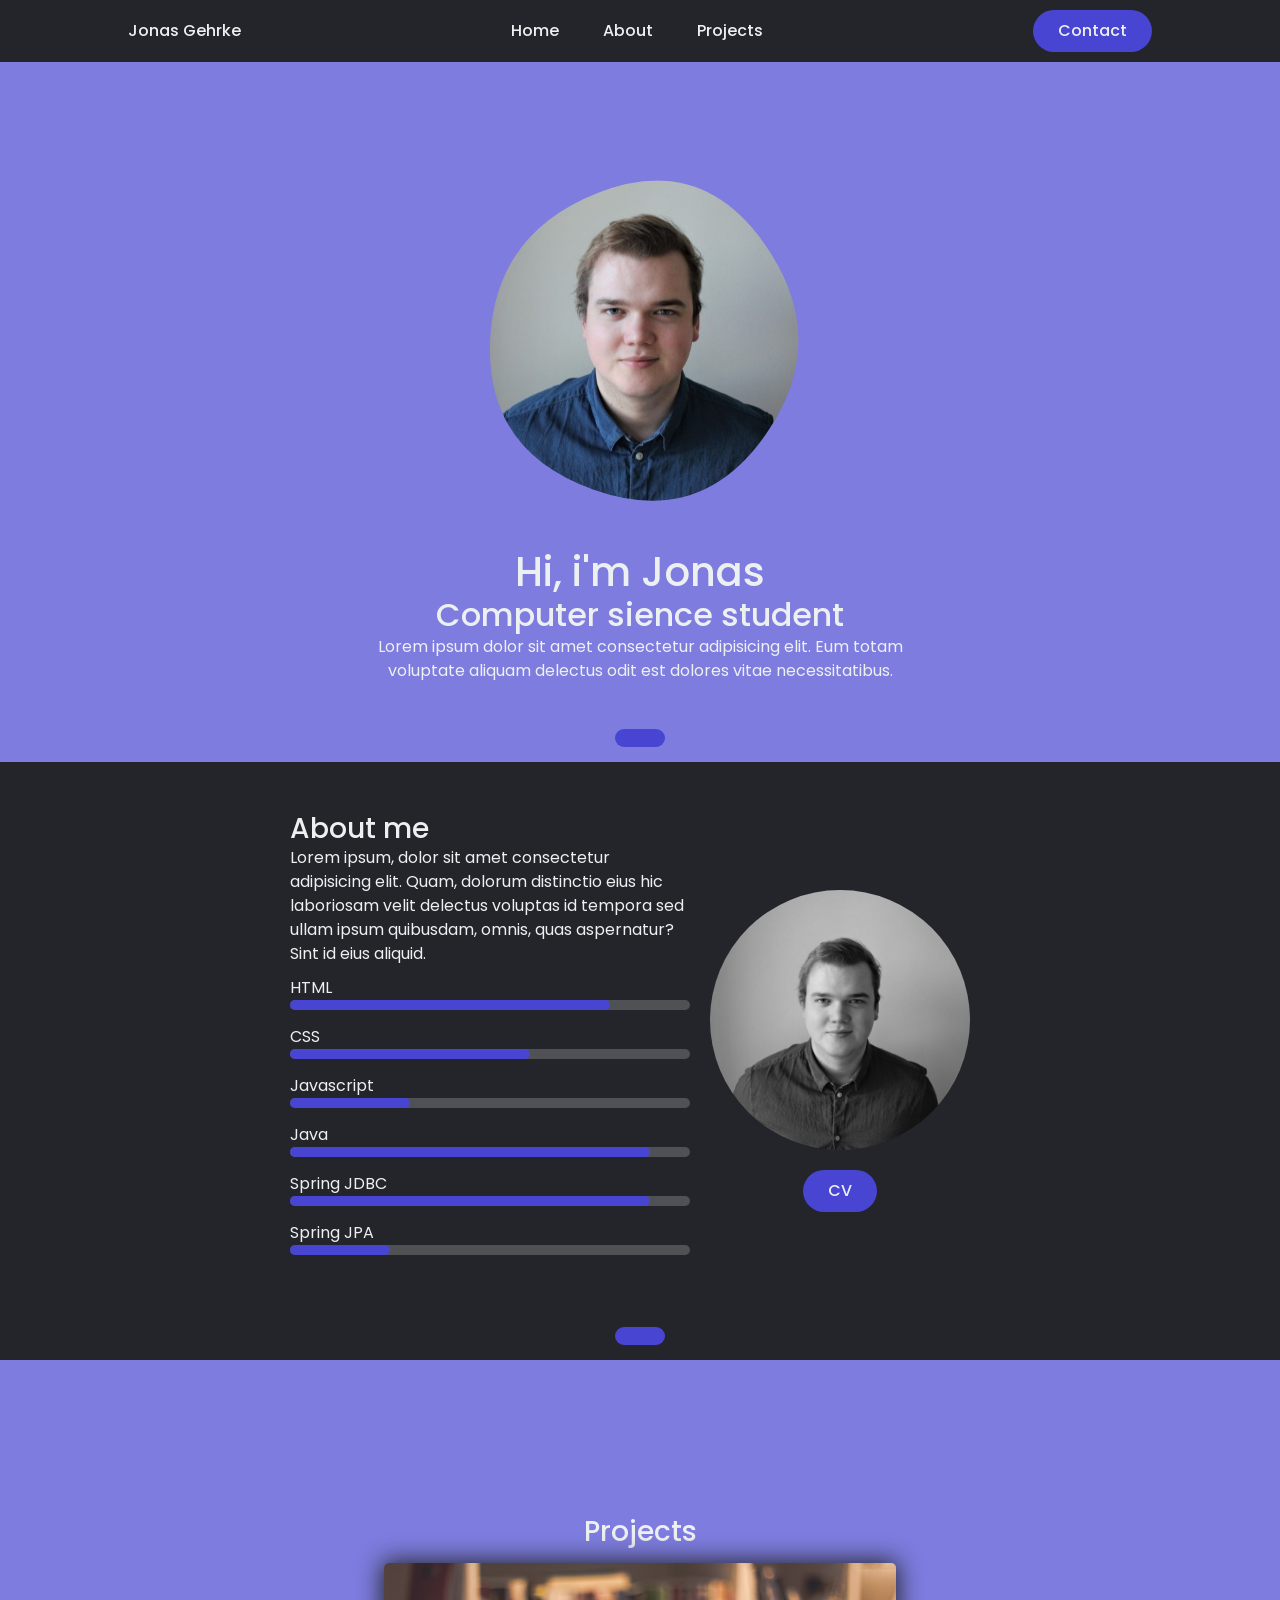
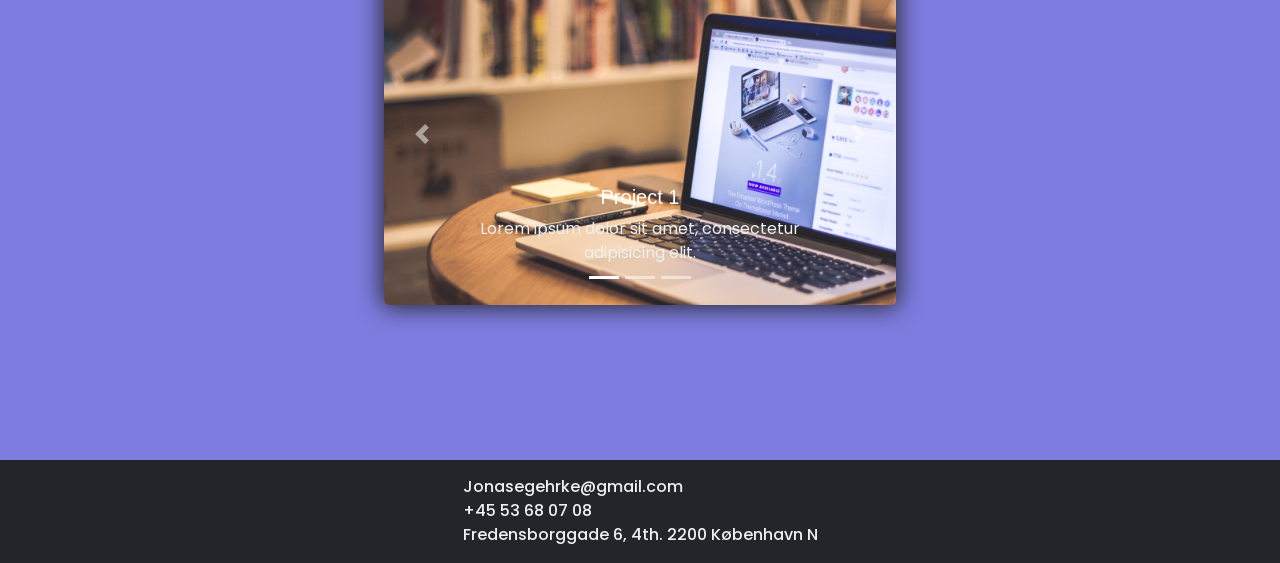
<file: index.html>
<!DOCTYPE html>
<!--[if lt IE 7]>      <html class="no-js lt-ie9 lt-ie8 lt-ie7"> <![endif]-->
<!--[if IE 7]>         <html class="no-js lt-ie9 lt-ie8"> <![endif]-->
<!--[if IE 8]>         <html class="no-js lt-ie9"> <![endif]-->
<!--[if gt IE 8]>      <html class="no-js"> <!--<![endif]-->
<html>

<head>
    <meta charset="utf-8">
    <meta http-equiv="X-UA-Compatible" content="IE=edge">
    <title>Portfolio</title>
    <meta name="description" content="">
    <meta name="viewport" content="width=device-width, initial-scale=1">
    <link rel="stylesheet" href="https://unicons.iconscout.com/release/v4.0.0/css/line.css">
    <link rel="stylesheet" href="https://maxcdn.bootstrapcdn.com/bootstrap/4.0.0/css/bootstrap.min.css"
        integrity="sha384-Gn5384xqQ1aoWXA+058RXPxPg6fy4IWvTNh0E263XmFcJlSAwiGgFAW/dAiS6JXm" crossorigin="anonymous">
    <link rel="stylesheet" href="css/main.css">
</head>

<body>
    <header class="header" id="header">
        <a href="#" class="logo"><i class="uil uil-user"></i> Jonas Gehrke</a>
        <nav>
            <ul class="nav_links">
                <li><a href="#home">Home</a></li>
                <li><a href="#about">About</a></li>
                <li><a href="#projects">Projects</a></li>
            </ul>
        </nav>
        <a href="#footer" class="cta"><button class="uil uil-envelope-alt"> Contact</button></a>
    </header>

    <header class="header" id="mobile_header">
        
        <a href="#" class="logo"><i class="uil uil-user"></i> Jonas Gehrke</a>
        
        
        <a href="javascript:void(0);" class="icon" onclick="openNav()">
            <i class="uil uil-bars"></i>
        </a>
    
    <nav>
        <ul class="nav_mobile_links" id="nav_mobile_links">
            <li><a href="#home">Home</a></li>
            <li><a href="#about">About</a></li>
            <li><a href="#projects">Projects</a></li>
        </ul>
    
    </nav>
    </header>


    <main>
        <section class="brief_section" id="home">
            <div class="brief_image">
                <svg id="10015.io" viewBox="0 0 480 480" xmlns="http://www.w3.org/2000/svg"
                    xmlns:xlink="http://www.w3.org/1999/xlink">
                    <defs>
                        <clipPath id="blob">
                            <path fill="#474bff"
                                d="M391,352Q313,464,184.5,418.5Q56,373,60,242.5Q64,112,189,62.5Q314,13,391.5,126.5Q469,240,391,352Z" />
                        </clipPath>
                    </defs>
                    <image x="0" y="0" width="100%" height="100%" clip-path="url(#blob)" xlink:href="images/profile.jpg"
                        preserveAspectRatio="xMidYMid slice"></image>
                </svg>
            </div>

            <div class="brief_text">
                <h1>Hi, i'm Jonas</h1>
                <h2>Computer sience student</h2>
                <p>Lorem ipsum dolor sit amet consectetur adipisicing elit. Eum totam voluptate aliquam delectus odit
                    est dolores vitae necessitatibus.</p>
            </div>

            <div class="scroll_indicator">
                <a href="#about" class="cta"><button class="uil uil-angle-down scroll_icon"></button></a>
            </div>
        </section>





        <section class="about_section" id="about">


            <div>
                <div class="about_text">
                    <h3>About me</h3>
                    <p>Lorem ipsum, dolor sit amet consectetur adipisicing elit. Quam, dolorum distinctio eius hic
                        laboriosam velit delectus voluptas id tempora sed ullam ipsum quibusdam, omnis, quas aspernatur?
                        Sint id eius aliquid.</p>
                </div>

                <div class="about_text">
                    <p>HTML</p>
                    <div class="skills_bar">
                        <div class="skills_bar_inner" id="skill_html"></div>
                    </div>
                    <p>CSS</p>
                    <div class="skills_bar">
                        <div class="skills_bar_inner" id="skill_css"></div>
                    </div>
                    <p>Javascript</p>
                    <div class="skills_bar">
                        <div class="skills_bar_inner" id="skill_js"></div>
                    </div>
                    <p>Java</p>
                    <div class="skills_bar">
                        <div class="skills_bar_inner" id="skill_java"></div>
                    </div>
                    <p>Spring JDBC</p>
                    <div class="skills_bar">
                        <div class="skills_bar_inner" id="skill_jdbc"></div>
                    </div>
                    <p>Spring JPA</p>
                    <div class="skills_bar">
                        <div class="skills_bar_inner" id="skill_jpa"></div>
                    </div>
                </div>

            </div>
            <div>
                <div class="about_image">
                    <img src="images/profile.jpg" alt="" class="profile_image">
                </div>
                <div class="about_download">
                    <form method="get" action="files/CV.pdf">
                        <button type="submit" class="download_cv_btn uil uil-file-search-alt"> CV</button>
                    </form>
                </div>
            </div>
            <div class="scroll_indicator">
                <a href="#projects" class="cta"><button class="uil uil-angle-down scroll_icon"></button></a>
            </div>
        </section>





        <section class="projects_section" id="projects">
            <div class="projects_text">
                <h3>Projects</h3>
            </div>
            <div id="carouselExampleIndicators" class="carousel slide" data-ride="carousel">
                <ol class="carousel-indicators">
                    <li data-target="#carouselExampleIndicators" data-slide-to="0" class="active"></li>
                    <li data-target="#carouselExampleIndicators" data-slide-to="1"></li>
                    <li data-target="#carouselExampleIndicators" data-slide-to="2"></li>
                </ol>
                <div class="carousel-inner">
                    <div class="carousel-item active">
                        <a href="#"><img class="d-block w-100" src="images/design1.jpg" alt="First slide"></a>
                        <div class="carousel-caption d-none d-md-block">
                            <h5>Project 1</h5>
                            <p>Lorem ipsum dolor sit amet, consectetur adipisicing elit.</p>
                        </div>
                    </div>
                    <div class="carousel-item">
                        <a href="#"><img class="d-block w-100" src="images/design2.jpg" alt="Second slide"></a>
                        <div class="carousel-caption d-none d-md-block">
                            <h5>Project 2</h5>
                            <p>Lorem ipsum dolor sit amet, consectetur adipisicing elit.</p>
                        </div>
                    </div>
                    <div class="carousel-item">
                        <a href="#"><img class="d-block w-100" src="images/design3.jpg" alt="Third slide"></a>
                        <div class="carousel-caption d-none d-md-block">
                            <h5>Project 3</h5>
                            <p>Lorem ipsum dolor sit amet, consectetur adipisicing elit.</p>
                        </div>
                    </div>
                </div>
                <a class="carousel-control-prev" href="#carouselExampleIndicators" role="button" data-slide="prev">
                    <span class="carousel-control-prev-icon" aria-hidden="true"></span>
                    <span class="sr-only">Previous</span>
                </a>
                <a class="carousel-control-next" href="#carouselExampleIndicators" role="button" data-slide="next">
                    <span class="carousel-control-next-icon" aria-hidden="true"></span>
                    <span class="sr-only">Next</span>
                </a>
            </div>
        </section>

        <footer class="footer" id="footer"> 
            <div class="contact_info">
                <ul class="contact_list">
                    <li class="contact uil uil-envelope"> Jonasegehrke@gmail.com</li>
                    <li class="contact uil uil-phone"> +45 53 68 07 08</li>
                    <li class="contact uil uil-location-pin-alt"> Fredensborggade 6, 4th. 2200 København N</li>
                </ul>
            </div>
        </footer>

    </main>




    <script src="https://code.jquery.com/jquery-3.2.1.slim.min.js"
        integrity="sha384-KJ3o2DKtIkvYIK3UENzmM7KCkRr/rE9/Qpg6aAZGJwFDMVNA/GpGFF93hXpG5KkN"
        crossorigin="anonymous"></script>
    <script src="https://cdnjs.cloudflare.com/ajax/libs/popper.js/1.12.9/umd/popper.min.js"
        integrity="sha384-ApNbgh9B+Y1QKtv3Rn7W3mgPxhU9K/ScQsAP7hUibX39j7fakFPskvXusvfa0b4Q"
        crossorigin="anonymous"></script>
    <script src="https://maxcdn.bootstrapcdn.com/bootstrap/4.0.0/js/bootstrap.min.js"
        integrity="sha384-JZR6Spejh4U02d8jOt6vLEHfe/JQGiRRSQQxSfFWpi1MquVdAyjUar5+76PVCmYl"
        crossorigin="anonymous"></script>
    <script src="js/main.js" async defer></script>
</body>

</html>
</file>
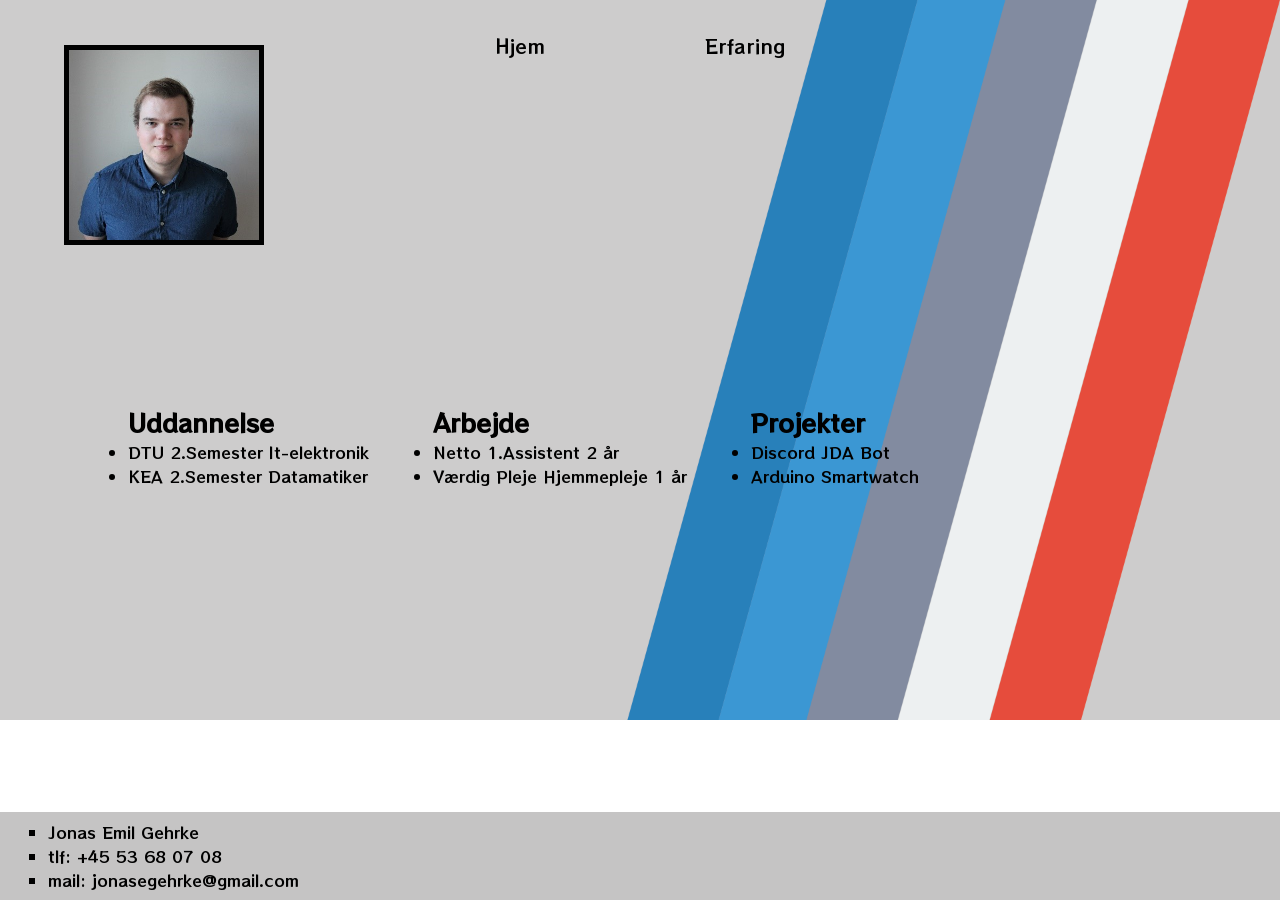
<file: erfaring.html>
<!DOCTYPE html>
<html>
    <head>
        <link rel="stylesheet" href="style.css">
        <link rel="preconnect" href="https://fonts.gstatic.com">
        <link href="https://fonts.googleapis.com/css2?family=RocknRoll+One&display=swap" rel="stylesheet">
        <title>Jonas Portfolio - Erfaring</title>
    </head>
    <header>
        <nav>
            <ul>
                <a href="index.html"><li>Hjem</li></a>
                <a href="erfaring.html"><li>Erfaring</li></a>
            </ul>
        </nav>
    </header>
    <body>
        <main>
            <img class="cropped" id="profile" src="profil.jpg">
            <div class="content-wrap">
                <section class="erfaring-content">
                    
                    <ul>
                        <h2>Uddannelse</h2>    
                        <li>DTU 2.Semester It-elektronik</li>
                        <li>KEA 2.Semester Datamatiker</li>
                    </ul>

                    <ul>
                        <h2>Arbejde</h2>
                        <li>Netto 1.Assistent 2 år</li>
                        <li>Værdig Pleje Hjemmepleje 1 år</li>
                    </ul>
                    
                    <ul>
                        <h2>Projekter</h2>
                        <li>Discord JDA Bot</li>
                        <li>Arduino Smartwatch</li>
                    </ul>
                    
                </section>
            </div>
        </main>
    </body>
    <footer>
        <ul>
            <li>Jonas Emil Gehrke</li>
            <li>tlf: +45 53 68 07 08</li>
            <li>mail: jonasegehrke@gmail.com</li>
        </ul>
    </footer>
</html>
</file>
<file: css/main.css>
@import url('https://fonts.googleapis.com/css2?family=Poppins:wght@500&display=swap');

* {
    box-sizing: border-box;
    margin: 0;
    padding: 0;
}

html {
    scroll-behavior: smooth;
  }

 /* Hide scrollbar for Chrome, Safari and Opera */
body::-webkit-scrollbar{
    display: none;
}
  
  /* Hide scrollbar for IE, Edge and Firefox */
body{
    -ms-overflow-style: none;  /* IE and Edge */
    scrollbar-width: none;  /* Firefox */
}

li, a, button{
    font-family: "Poppins", sans-serif;
    font-weight: 500;
    font-size: 16px;
    color: #edf0f1;
    text-decoration: none;
    margin: 0
}

h1, h2,  h3, p, i{
    font-family: "Poppins", sans-serif;
    color: #edf0f1;
    text-decoration: none;
    margin: 0
}

header{
    display: flex;
    justify-content: space-between;
    align-items: center;
    padding: 10px 10%;
    background-color: #24252A;
    
}


@keyframes fadeIn {
    0% {opacity:0;}
    100% {opacity:1;}
  }

#mobile_header nav{
    width: 100%;
}

.icon{
    width: 50%;
    display: flex;
    justify-content: flex-end;

}

.nav_mobile_links{
    display: none;
    list-style: none;
    margin-top: 1.2rem;
    animation: fadeIn 1s;
    

}
.nav_mobile_links li{
    display: inline-block;
    text-decoration: none;
    
}




.logo, .uil-user{
    cursor: pointer;
    margin: 0;
    transition: all 0.3s ease 0s;
    
}

.logo:hover, .logo:hover *{
    color: rgba(72,69,210,1);
    text-decoration: none;
}


.nav_links{
    list-style: none;
    margin: 0;
  
}

.nav_links li{
    display: inline-block;
    padding: 0px 20px;
    
}

.nav_links li a{
    transition: all 0.3s ease 0s;
    text-decoration: none;
}



.nav_mobile_links li a:hover{
    color: rgba(72,69,210,1);
    text-decoration: none;
}

button{
    padding: 9px 25px;
    background-color: rgba(72,69,210,1);
    border: none;
    border-radius: 50px;
    cursor: pointer;
    transition: all 0.3s ease 0s;
}

button:hover{
    background-color: rgba(72,69,210,0.8);
}

.brief_image{
    width: 100%;
    max-width: 400px;
    height: auto;
}

.brief_section{
    display: flex;
    justify-content: center;
    flex-flow: column wrap;
    align-items: center;
    height: 700px;
    background-color: rgba(72,69,210,0.7);
    position: relative;
    flex-wrap: wrap;
}

.brief_text{
    max-width: 600px;
    text-align: center;
}

.scroll_indicator{

}

.scroll_indicator a{
    position: absolute;
    bottom: 0;
    left: 50%;
    transform: translate(-50%);
    padding-bottom: 15px;
    
}
.about_section>div{
    padding-bottom: 40px;
}

.about_section{
    display: flex;
    align-items: center;
    justify-content: center;
    background-color: #24252A;
    padding: 50px;
    position: relative;
    flex-flow: row wrap;
}


.about_download{
    display: flex;
    align-items: center;
    justify-content: center;
}


.about_text{
    max-width: 400px;
    margin-bottom: 10px;
}

.skills_bar{
    height: 10px;
    width: 100%;
    margin-bottom:15px;
    border-radius: 50px;
    background-color: rgba(255, 255, 255, 0.2);
}

.skills_bar_inner{
    border-radius: 50px;
    height: 10px;
    background-color: rgba(72,69,210,1);
}

#skill_html{
    width: 80%;
}

#skill_css{
    width: 60%;
}

#skill_js{
    width: 30%;
}

#skill_java{
    width: 90%;
}

#skill_jdbc{
    width: 90%;
}

#skill_jpa{
    width: 25%;
}
    


.profile_image{
    width: 100%;
    max-width: 300px;
    height: auto;
    padding: 20px 20px;
    border-radius: 250px;
    filter: grayscale(100%);
}

.projects_section{
    display: flex;
    justify-content: center;
    align-items: center;
    flex-flow: column wrap;
    background-color: rgba(72,69,210,0.7);
    height: 700px;
    position: relative;
}

.projects_text{
    padding-bottom: 15px;
}

.carousel{
    width: 40vw;
}

.carousel-inner{
    border-radius: 5px;
    box-shadow: 0px 0px 25px 2px;
}


#mobile_header{
    display: none;
}

.footer{
    display: flex;
    align-items: center;
    justify-content: center;
    background-color: #24252A;
    position: relative;
    flex-flow: row wrap;
}

.contact_list{
    margin-top: 15px;
    list-style: none;
}

@media (max-width: 575.98px) {

}

/* Small devices (landscape phones, less than 768px)*/
@media (max-width: 767.98px) {
    .carousel{
        width: 80%;
    }
    .header{
        display: none;
    }
    #mobile_header{
        display: flex;
        flex-flow: row wrap;
        justify-content: center;
    }
    .logo{
        width: 50%;
    }
    .nav_mobile_links{
        justify-content: space-around;
    }
    
    
}

/* Medium devices (tablets, less than 992px)*/
@media (max-width: 991.98px) {
    

}

/* Large devices (desktops, less than 1200px)*/
@media (max-width: 1199.98px) {
    
}
</file>
<file: style.css>
body{
    background-image: url("background.png");
    background-repeat: no-repeat;
    background-size: cover;
}
*{
    margin: 0;
    padding: 0;
    box-sizing: border-box;
    font-family: 'RocknRoll One', sans-serif;
}

a{
    color: inherit;
    text-decoration: none;
}

a:hover {
    opacity: 50%;
  }

nav ul{
    display: flex;
    flex-direction: row;
    justify-content: center;
    list-style-type: none;
}

nav li{
    padding-left: 5rem;
    padding-right: 5rem;
    padding-top: 2rem;
    font-size: 1.2rem;
}

.cropped {
    width: 200px; /* width of container */
    height: 200px; /* height of container */
    object-fit: cover;
    border: 5px solid black;
}

#profile{
    position: absolute;
    top: 5%;
    left: 5%;
}

.main-content{
    display: flex;
    flex-direction: column;
    align-items: center;
    position: absolute;
    top: 45%;
    left: 10%;
    font-size: 1.5rem;
}

.erfaring-content{
    display: flex;
    flex-direction: row;
    justify-items: space-between;
    position: absolute;
    top: 45%;
    left: 5%;
}

.erfaring-content ul{
    padding-left: 4rem;
}

.main-content p{
    padding-top: 2rem;
    
}
#content-wrap {
    padding-bottom: 2.5rem;    /* Footer height */
  }

footer{
    background-color:rgba(29, 25, 25, 0.253);
    position: absolute;
    bottom: 0;
    width: 100%;
}

footer ul{
    display: flex;
    flex-direction: column;
    list-style-type:square;
    justify-content: space-around;
    margin-left: 3rem;
    padding-top: 0.5rem;
    padding-bottom: 0.5rem;
}
</file>
